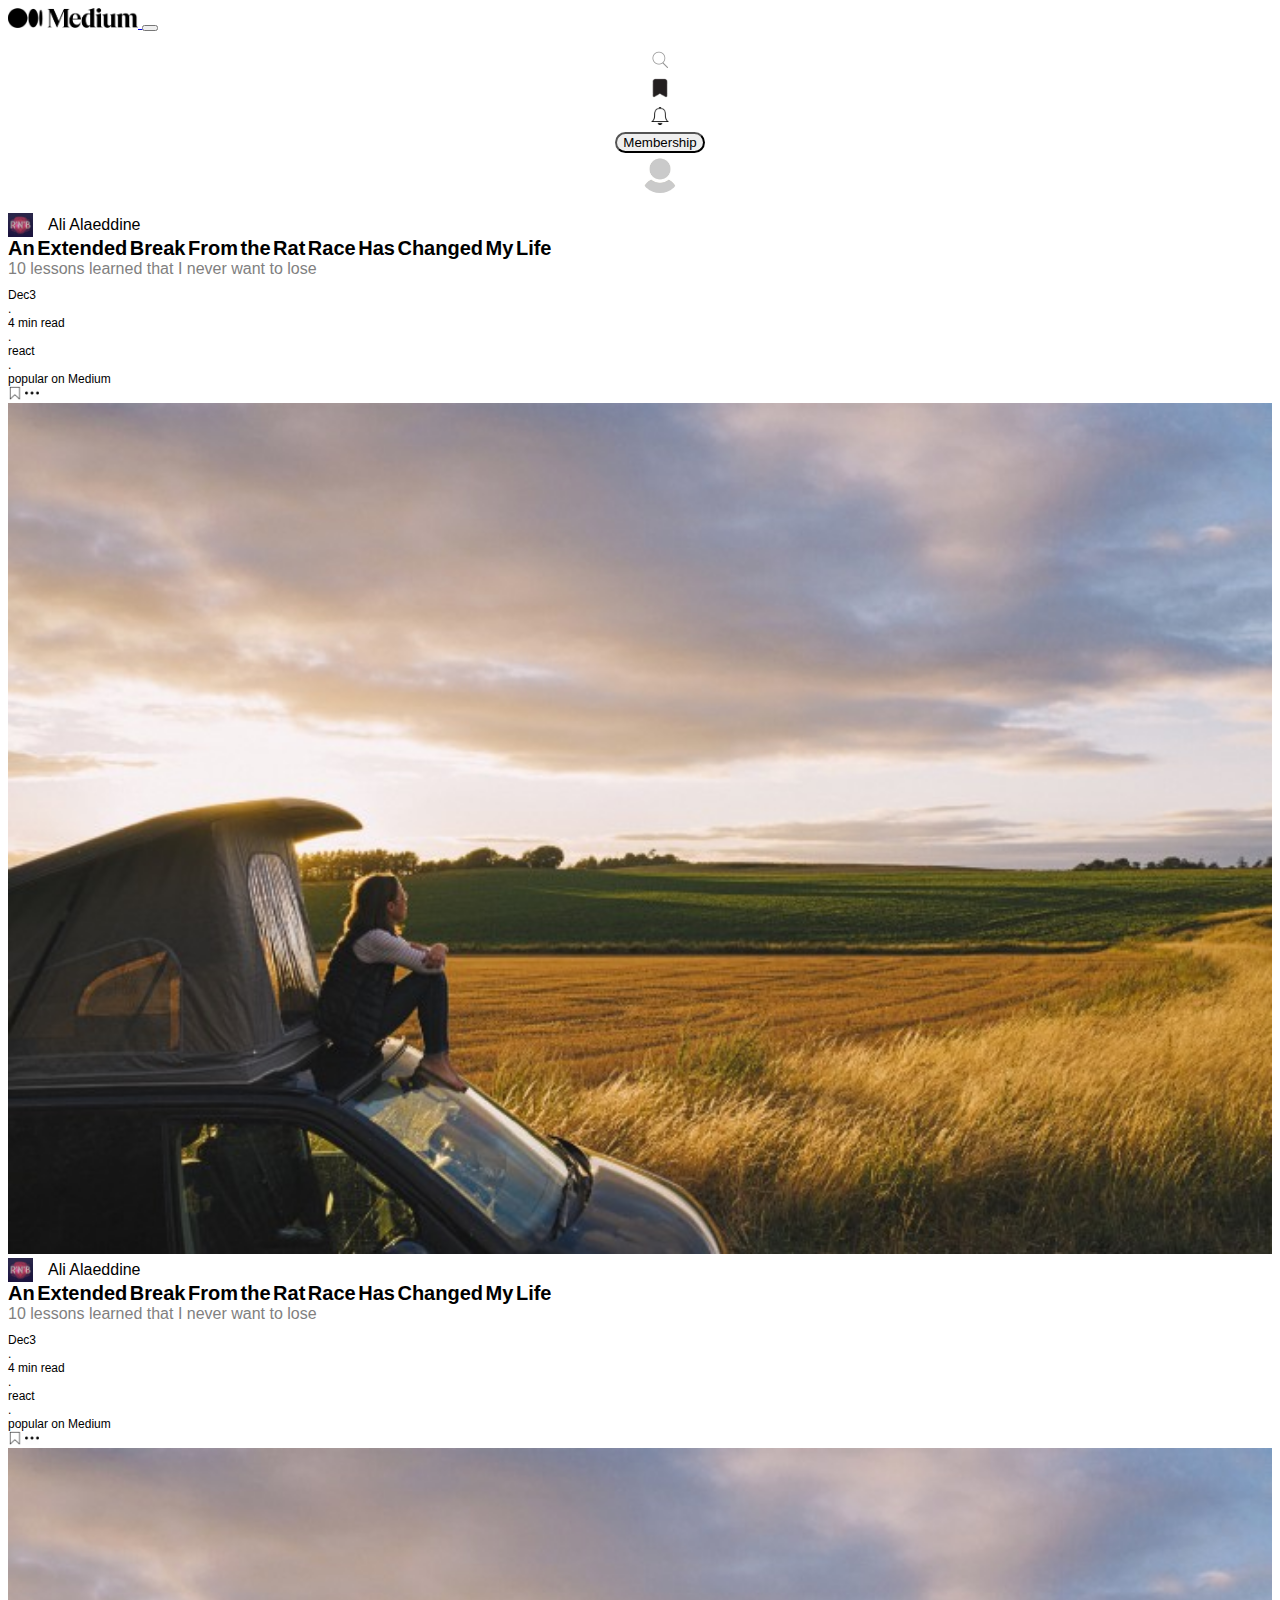
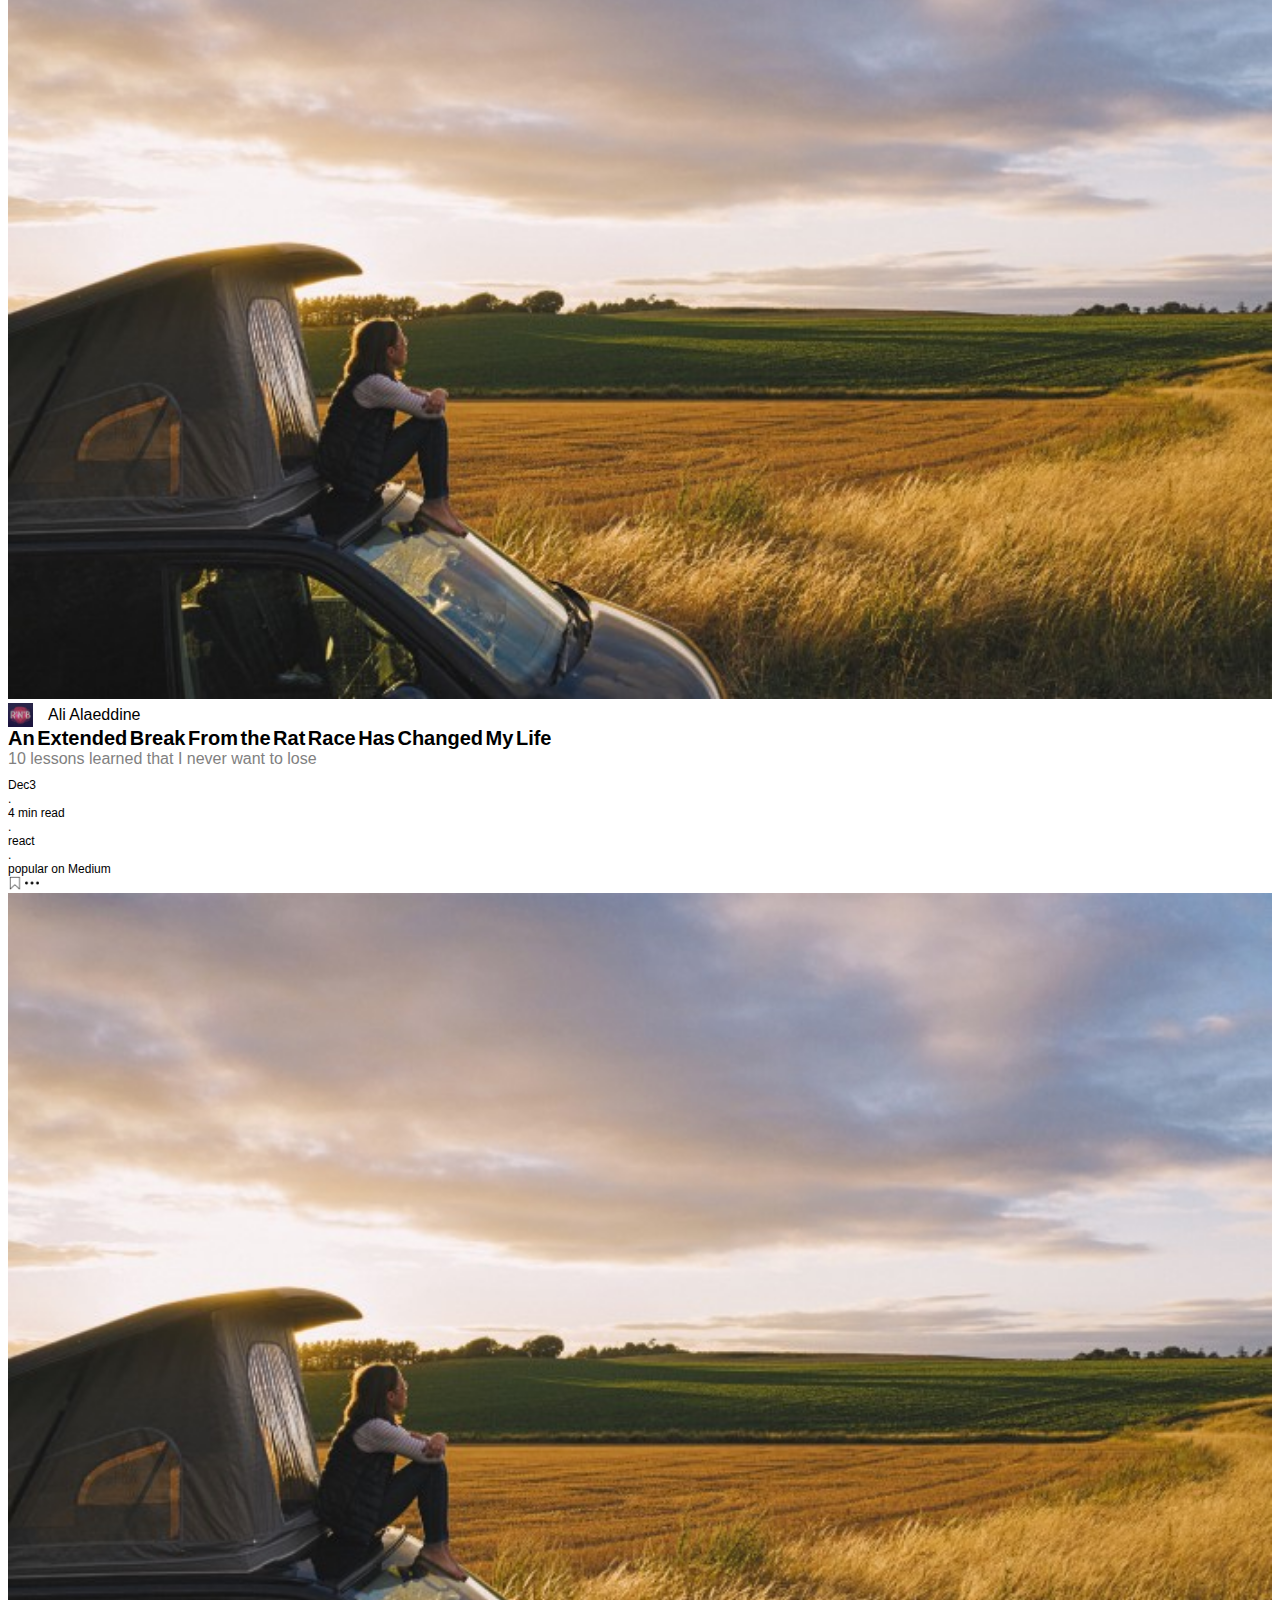
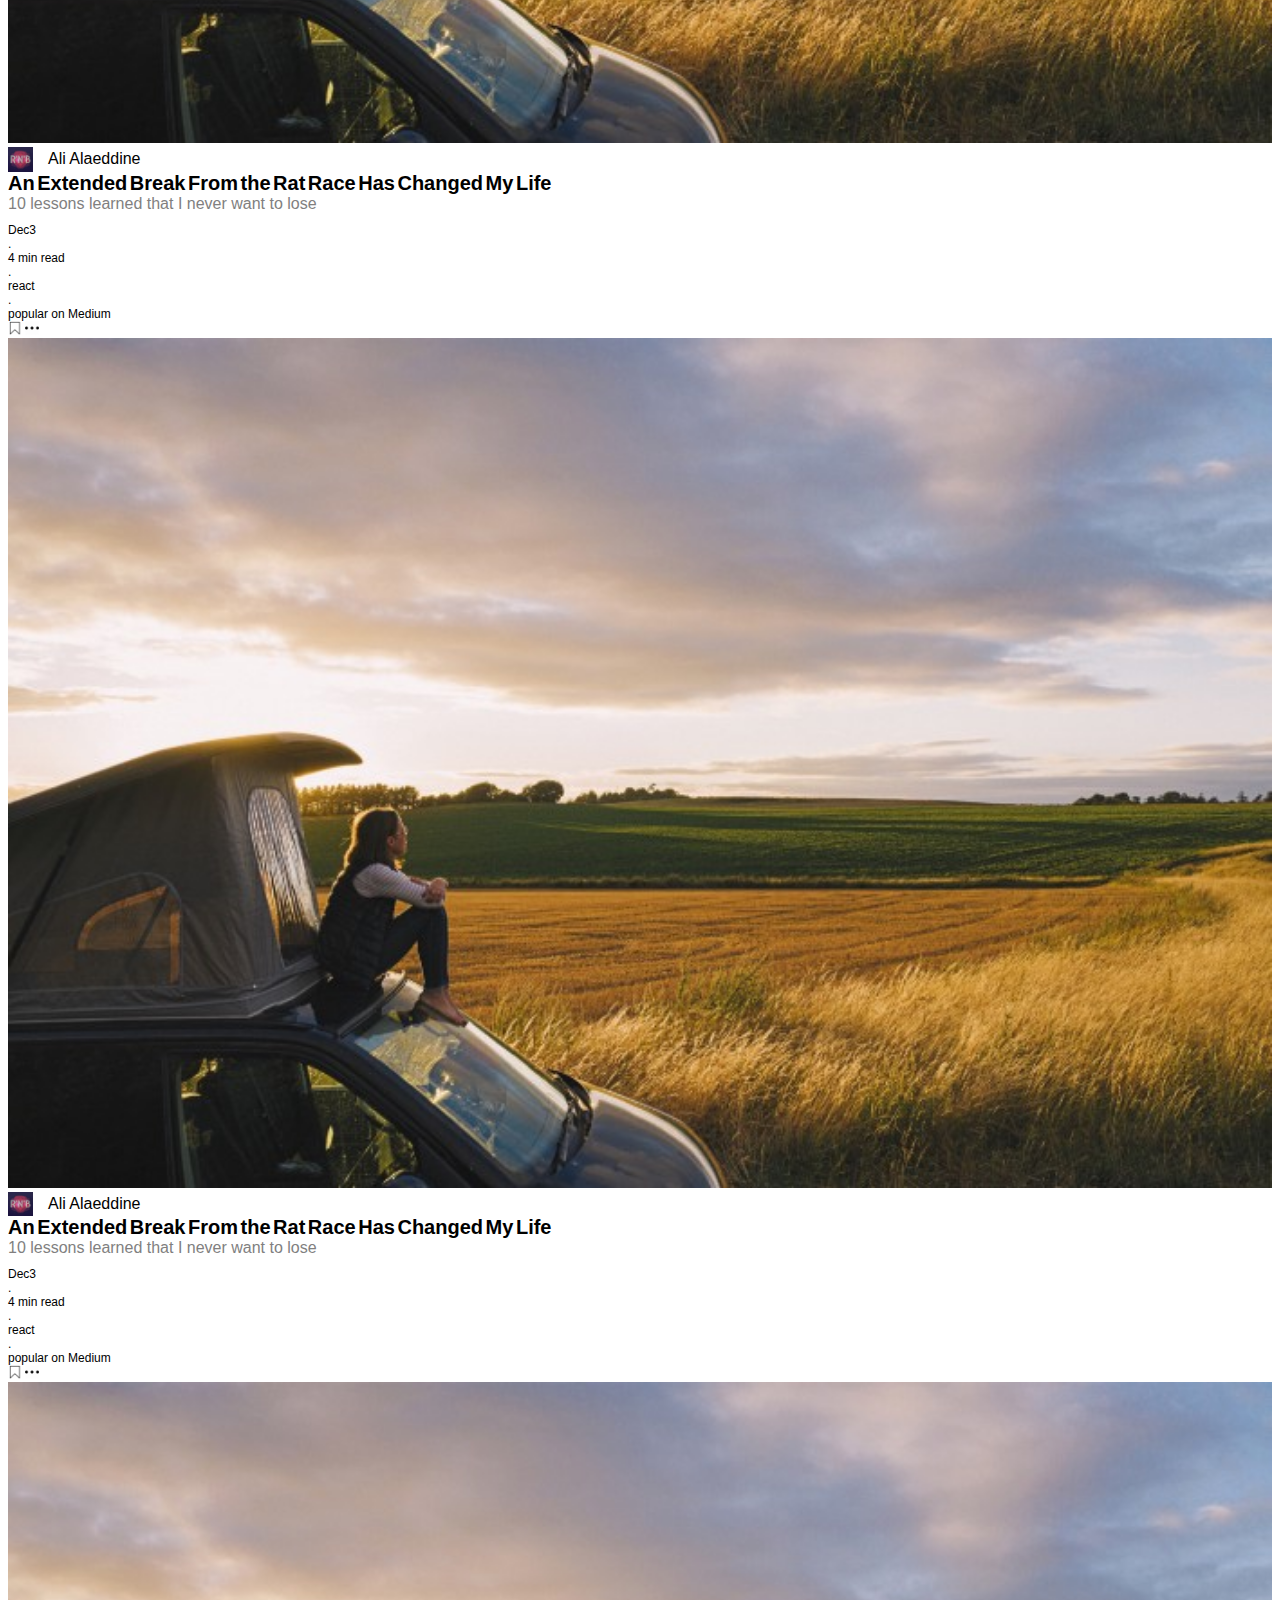
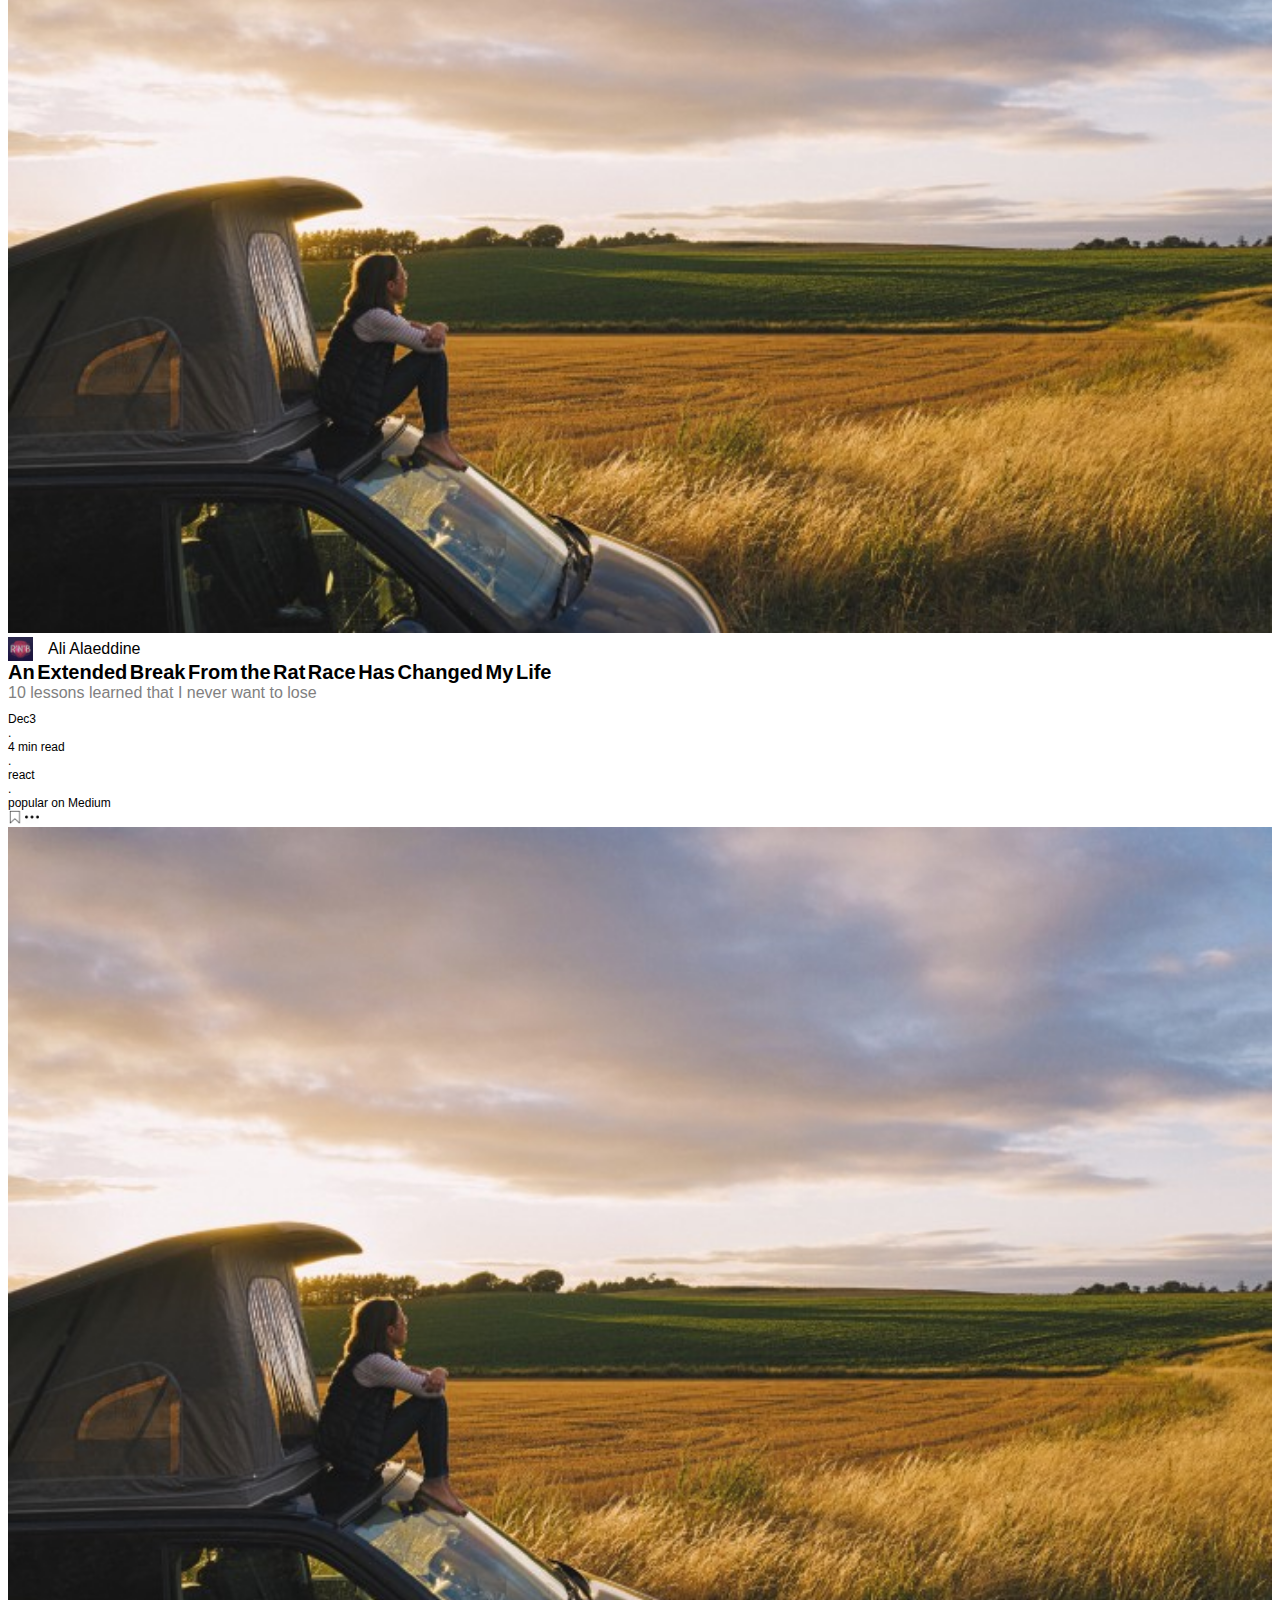
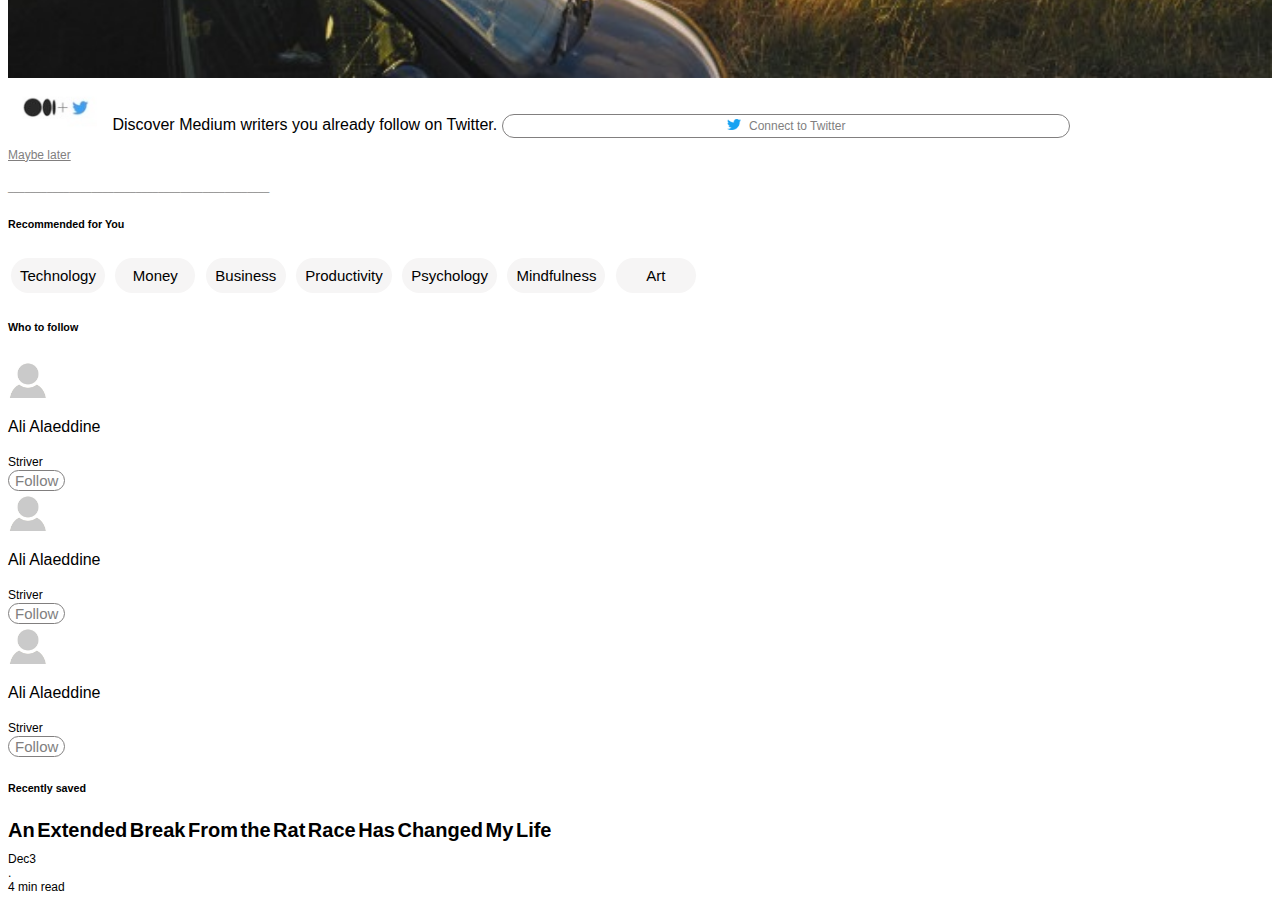
<file: index.html>
<!doctype html>
<html lang="en">

<head>
    <meta charset="utf-8">
    <meta name="viewport" content="width=device-width, initial-scale=1, shrink-to-fit=no">

    <link rel="stylesheet" href="https://cdn.jsdelivr.net/npm/bootstrap@4.6.1/dist/css/bootstrap.min.css"
        integrity="sha384-zCbKRCUGaJDkqS1kPbPd7TveP5iyJE0EjAuZQTgFLD2ylzuqKfdKlfG/eSrtxUkn" crossorigin="anonymous">
    <link rel="stylesheet" href="style.css">
    <title>Mediumify</title>
</head>

<body>

    <nav class=" shadow navbar navbar-expand-lg navbar-light  mb-5">
        <a class="navbar-brand" href="#">
            <img src="/assets/Medium Logo.png" alt="">
        </a>
        <button class="navbar-toggler" type="button" data-toggle="collapse" data-target="#navbarSupportedContent"
            aria-controls="navbarSupportedContent" aria-expanded="false" aria-label="Toggle navigation">
            <span class="navbar-toggler-icon"></span>
        </button>
    
        <div class="collapse navbar-collapse " id="navbarSupportedContent">
            <ul class="navbar-nav ml-auto ">
                <li class="nav-item">
                    <i>
                        <img src="/assets/314807_search_icon.png" alt="" class="icon">
                    </i>
                </li>
                <li class="nav-item">
                    <i>
                        <img src="/assets/bookmark_111017 (1).png" alt="" class="icon">
                    </i>
                </li>
                <li class="nav-item">
                    <i>
                        <img src="/assets/notification-bell-icon-1.jpg" alt="" class="icon">
                    </i>
                </li>
                
                <li class="nav-item ">
                    <button type="button" class="btn btn-outline-secondary">Membership</button>
                </li>
                <li class="nav-item">
                    <a class="nav-link ">
                        <img src="/assets/user.jpeg" alt="">
                    </a>
                </li>
            </ul>
            
        </div>
    </nav>

    


    <div id="main-container" class="container-fluid ">
        
            
       
        <div  class="row">
            <div class="col col-8 ">

            </div>
             <!-- <div id="left-page" class="col-8  mb-2">
                <div class="row topic no-gutters">
                    <div class="col-8">
                        <div id="user">
                            <img src="/assets/rnb.jpeg" alt="" class="userpic">
                            <span class="d-inline">Ali Alaeddine</span>
                        </div>
                        <div id="heading">
                            An Extended Break From the Rat Race Has Changed My Life
                        </div>
                        <div id="description">
                            <span class="description">
                                10 lessons learned that I never want to lose
                                10 lessons learned that I never want to lose
                                10 lessons learned that I never want to lose
                            </span>
                            <div id="info" class="row ">
                                <div id="date" class="col-9 pl-0 mr-auto">
                                    <div class="d-inline">Dec3</div>
                                    <div class="d-inline ">
                                        <span>.</span>
                                    </div>
                                    <div class="d-inline">4 min read</div>
                                    <div class="d-inline ">
                                        <span>.</span>
                                    </div>
                                    <div class="d-inline">React</div>
                                    <div class="d-inline ">
                                        <span>.</span>
                                    </div>
                                    <div class="d-inline">Popular on Medium</div>
                                   </div> 
                                    <div class="col-2">
                                        <i><img src="/assets/icons8-bookmark-64.png" class="info-icon mr-2"></i>
                                        <i><img src="/assets/ellipsis-icon-9.jpg" class="info-icon ml-1"></i>
                                    </div>
                            </div>
                        </div>


                    </div> 
                <div class="col-4 align-middle pl-2 ">
                    <img src="/assets/1_eGhp-DL21v3bYIrnTburew.jpeg" class="image-topic">
                </div>
                 

                </div>

            </div>   -->
                <div id="right-page " class="col-4 border-left mt-5 d-flex flex-column ">                   
                        <img src="/assets/062F0478-77BA-4B6A-BA07-A9829B39A3CC_4_5005_c.jpeg" class="img-right-page">
                        <span class=" text-center">Discover Medium writers you already follow on Twitter.</span>
                        <button type="button" class="button-twitter">
                            <i><img src="/assets/Twitter_bird_logo_2012.svg.png" alt=""></i>
                            Connect to Twitter
                        </button>
                        <h5 class="text-center maybe">Maybe later</h5>
                        <div class="line text-center">
                            _______________________________________________
                        </div>

                        <div class="col-12">
                            <h6 class="mt-3 ml-2">Recommended for You</h6>
                            <button type="button" class="button-recommended">Technology</button>
                            <button type="button" class="button-recommended">Money</button>
                            <button type="button" class="button-recommended">Business</button>
                            <button type="button" class="button-recommended">Productivity</button>
                            <button type="button" class="button-recommended">Psychology</button>
                            <button type="button" class="button-recommended">Mindfulness</button>
                            <button type="button" class="button-recommended">Art</button>
                            <h6 class="mt-5"> Who to follow</h6>
                            <div class="row mb-3 mt-3">
                                <div class="col-2 py-1">
                                    <img src="/assets/user.jpeg" class="whotofollow" >
                                </div>
                                <div class="col-6 px-1">
                                    <p class="my-0 font-weight-normal">Ali Alaeddine</p>
                                    <span class="font-weight-light">Striver</span>
                                </div>
                                <div class="col-3 align-middle ">
                                    <button type="button" class="follow mt-3 ">Follow</button>
                                </div>
                                

                            </div>
                            <div class="row mb-3 mt-3">
                                <div class="col-2 py-1">
                                    <img src="/assets/user.jpeg" class="whotofollow" >
                                </div>
                                <div class="col-6 px-1">
                                    <p class="my-0 font-weight-normal">Ali Alaeddine</p>
                                    <span class="font-weight-light">Striver</span>
                                </div>
                                <div class="col-3 align-middle ">
                                    <button type="button" class="follow mt-3 ">Follow</button>
                                </div>
                                

                            </div>
                            <div class="row mb-3 mt-3">
                                <div class="col-2 py-1">
                                    <img src="/assets/user.jpeg" class="whotofollow" >
                                </div>
                                <div class="col-6 px-1">
                                    <p class="my-0 font-weight-normal">Ali Alaeddine</p>
                                    <span class="font-weight-light">Striver</span>
                                </div>
                                <div class="col-3 align-middle ">
                                    <button type="button" class="follow mt-3 ">Follow</button>
                                </div>
                                

                            </div>
                            <h6 class="mt-5 font-weight-bold">Recently saved</h6>
                            <div id="heading">
                                An Extended Break From the Rat Race Has Changed My Life
                            </div>
                            <div id="description">
                                
                                <div id="info" class="row ">
                                    <div id="date" class="col-9 pl-0 mr-auto">
                                        <div class="d-inline">Dec3</div>
                                        <div class="d-inline ">
                                            <span>.</span>
                                        </div>
                                        <div class="d-inline">4 min read</div>
                                        
                                    </div>
                                    
                                </div>
                            </div>

                        </div>
                         
                </div> 
        </div>
    </div>



    
    

    <script src="https://cdn.jsdelivr.net/npm/jquery@3.5.1/dist/jquery.slim.min.js"
        integrity="sha384-DfXdz2htPH0lsSSs5nCTpuj/zy4C+OGpamoFVy38MVBnE+IbbVYUew+OrCXaRkfj"
        crossorigin="anonymous"></script>
    <script src="https://cdn.jsdelivr.net/npm/bootstrap@4.6.1/dist/js/bootstrap.bundle.min.js"
        integrity="sha384-fQybjgWLrvvRgtW6bFlB7jaZrFsaBXjsOMm/tB9LTS58ONXgqbR9W8oWht/amnpF"
        crossorigin="anonymous"></script>
    <script src="index.js"></script>
</body>

</html>
</file>
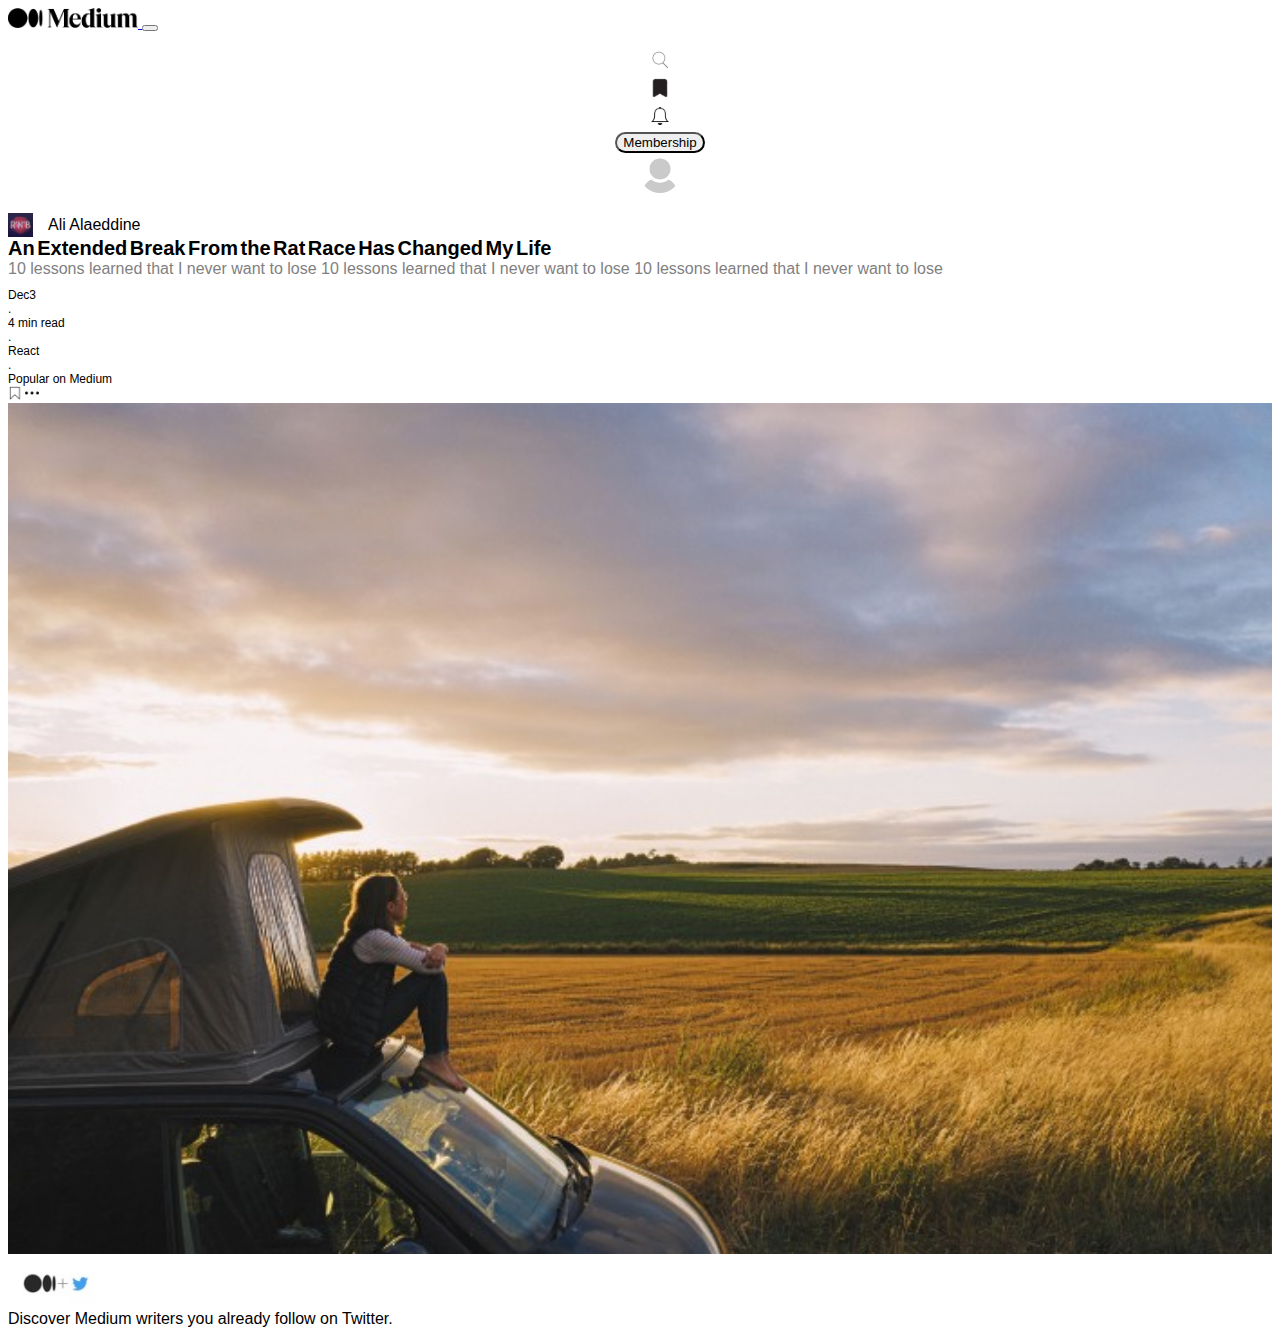
<file: trial.html>
<!doctype html>
<html lang="en">

<head>
    <meta charset="utf-8">
    <meta name="viewport" content="width=device-width, initial-scale=1, shrink-to-fit=no">

    <link rel="stylesheet" href="https://cdn.jsdelivr.net/npm/bootstrap@4.6.1/dist/css/bootstrap.min.css"
        integrity="sha384-zCbKRCUGaJDkqS1kPbPd7TveP5iyJE0EjAuZQTgFLD2ylzuqKfdKlfG/eSrtxUkn" crossorigin="anonymous">
    <link rel="stylesheet" href="style.css">
    <title>Mediumify</title>
</head>

<body>

    <nav class=" shadow navbar navbar-expand-lg navbar-light  mb-5">
        <a class="navbar-brand" href="#">
            <img src="/assets/Medium Logo.png" alt="">
        </a>
        <button class="navbar-toggler" type="button" data-toggle="collapse" data-target="#navbarSupportedContent"
            aria-controls="navbarSupportedContent" aria-expanded="false" aria-label="Toggle navigation">
            <span class="navbar-toggler-icon"></span>
        </button>

        <div class="collapse navbar-collapse " id="navbarSupportedContent">
            <ul class="navbar-nav ml-auto ">
                <li class="nav-item">
                    <i>
                        <img src="/assets/314807_search_icon.png" alt="" class="icon">
                    </i>
                </li>
                <li class="nav-item">
                    <i>
                        <img src="/assets/bookmark_111017 (1).png" alt="" class="icon">
                    </i>
                </li>
                <li class="nav-item">
                    <i>
                        <img src="/assets/notification-bell-icon-1.jpg" alt="" class="icon">
                    </i>
                </li>

                <li class="nav-item ">
                    <button type="button" class="btn btn-outline-secondary">Membership</button>
                </li>
                <li class="nav-item">
                    <a class="nav-link ">
                        <img src="/assets/user.jpeg" alt="">
                    </a>
                </li>
            </ul>

        </div>
    </nav>




    <div id="main-container" class="container-fluid ">



       
            <div class="row">
                <div id="left-page " class="col-8 mt-5">
                    <div class="row topic no-gutters">
                        <div class="col-8">
                            <div id="user">
                                <img src="/assets/rnb.jpeg" alt="" class="userpic">
                                <span class="d-inline">Ali Alaeddine</span>
                            </div>
                            <div id="heading">
                                An Extended Break From the Rat Race Has Changed My Life
                            </div>
                            <div id="description">
                                <span class="description">
                                    10 lessons learned that I never want to lose
                                    10 lessons learned that I never want to lose
                                    10 lessons learned that I never want to lose
                                </span>
                                <div id="info" class="row ">
                                    <div id="date" class="col-9 pl-0 mr-auto">
                                        <div class="d-inline">Dec3</div>
                                        <div class="d-inline ">
                                            <span>.</span>
                                        </div>
                                        <div class="d-inline">4 min read</div>
                                        <div class="d-inline ">
                                            <span>.</span>
                                        </div>
                                        <div class="d-inline">React</div>
                                        <div class="d-inline ">
                                            <span>.</span>
                                        </div>
                                        <div class="d-inline">Popular on Medium</div>
                                    </div>
                                    <div class="col-2">
                                        <i><img src="/assets/icons8-bookmark-64.png" class="info-icon mr-2"></i>
                                        <i><img src="/assets/ellipsis-icon-9.jpg" class="info-icon ml-1"></i>
                                    </div>
                                </div>
                            </div>
    
    
                        </div>
                        <div class="col-4 align-middle pl-2">
                            <img src="/assets/1_eGhp-DL21v3bYIrnTburew.jpeg" class="image-topic">
                        </div>
    
                    </div>
    
                
        </div>
            <div id="right-page " class="col-4 border-left mt-5 d-flex justify-content-center">
                <div class="row">
                    <img src="/assets/062F0478-77BA-4B6A-BA07-A9829B39A3CC_4_5005_c.jpeg" class="img-right-page">
                    <div class="row">
                        <span>Discover Medium writers you already follow on Twitter.</span>
                    </div>
                </div>


            </div>
        </div>
    </div>






    <script src="https://cdn.jsdelivr.net/npm/jquery@3.5.1/dist/jquery.slim.min.js"
        integrity="sha384-DfXdz2htPH0lsSSs5nCTpuj/zy4C+OGpamoFVy38MVBnE+IbbVYUew+OrCXaRkfj"
        crossorigin="anonymous"></script>
    <script src="https://cdn.jsdelivr.net/npm/bootstrap@4.6.1/dist/js/bootstrap.bundle.min.js"
        integrity="sha384-fQybjgWLrvvRgtW6bFlB7jaZrFsaBXjsOMm/tB9LTS58ONXgqbR9W8oWht/amnpF"
        crossorigin="anonymous"></script>
    <script src="index.js"></script>
</body>

</html>
</file>
<file: style.css>
body{
    font-family: sohne, "Helvetica Neue", Helvetica, Arial, sans-serif;

}
.navbar .navbar-expand-lg .navbar-light .bg-light .mb-5{
    background-color: white !important;
}


.navbar-brand img{
    width: 130px;
    margin-right:auto

}

#navbarSupportedContent{
    margin-left: auto;
    justify-content: center;
    align-items: center;
}

.nav-item img{
    width:40px;
    border-radius: 60px;
}

.nav-item  {
    display: flex;
    justify-content: center;
    align-items: center;
}

.btn-outline-secondary{
    border-radius: 40px;
}

.icon{
    width: 24px !important; 
    margin-left: 10px;
    margin-right: 10px;
    
}

.image-topic{
    width: 100%;
    height:auto;
    padding: 0;
    
}

.userpic{
    width: 25px;
    margin-right: 15px;
    overflow: hidden;
}

#user{
    display: flex;
    justify-content: start;
    align-items: center;
}

#heading{
    margin: 0;
    font-size: 20px;
    font-weight: 700;
    display: -webkit-box;
    -webkit-line-clamp: 2;
    -webkit-box-orient: vertical;
    overflow: hidden;
    text-overflow: ellipsis;
    word-spacing: -3px;
    padding: 0;
    margin: 0;
    white-space: 1px;
    
}

.description{
    display: -webkit-box;
    -webkit-line-clamp: 2;
    -webkit-box-orient: vertical;
    overflow: hidden;
    text-overflow: ellipsis;
    font-size: 16px;
    color: #817f7f;
}

#info{
    font-size: 12px;
    margin: 0;
    margin-top: 10px;
    padding: 0;
}
#date{
    display: inline;
}

.info-icon{
    width: 14px;
    display: inline;
}

#following{
    font-size: 15px;
    font-weight: 700;

}
#right-page{
    min-height: 100vh;
}


.img-right-page{

    width: 100px;
    margin-left: auto;
    margin-right: auto;
    object-fit: contain;

}

.button-twitter i img{
    width: 14px;
    margin-right: 5px ;
}

.button-twitter{
    width: 45%;
    margin-left: auto;
    margin-right: auto;
    border: 1px solid;
    background-color: white;
    border-radius: 50px;
    color:#817f7f ;
    font-size: 12px;
    padding:4px;
    margin-top: 10px;

}

h5{
    margin-top: 10px;
    font-size: 12px;
    font-weight: 400;
    color: #817f7f;
    text-decoration: underline
}

.line{
    font-size: 10px;
    color: #817f7f;
}

.button-recommended{
    background-color: rgb(246, 245, 245);
    font-size: 15px;
    border-radius: 50px;
    border-width: 0;
    min-width: 80px;
    padding: 9px;
    margin: 3px 3px;
}

.whotofollow{
    width:40px;
    display: inline;
    
}

.follow{
    background-color: white;
    border: 1px solid;
    font-size: 15px;
    border-radius: 50px;
    color: #817f7f;
}

.font-weight-light{
    font-size: 12px;
}
</file>
